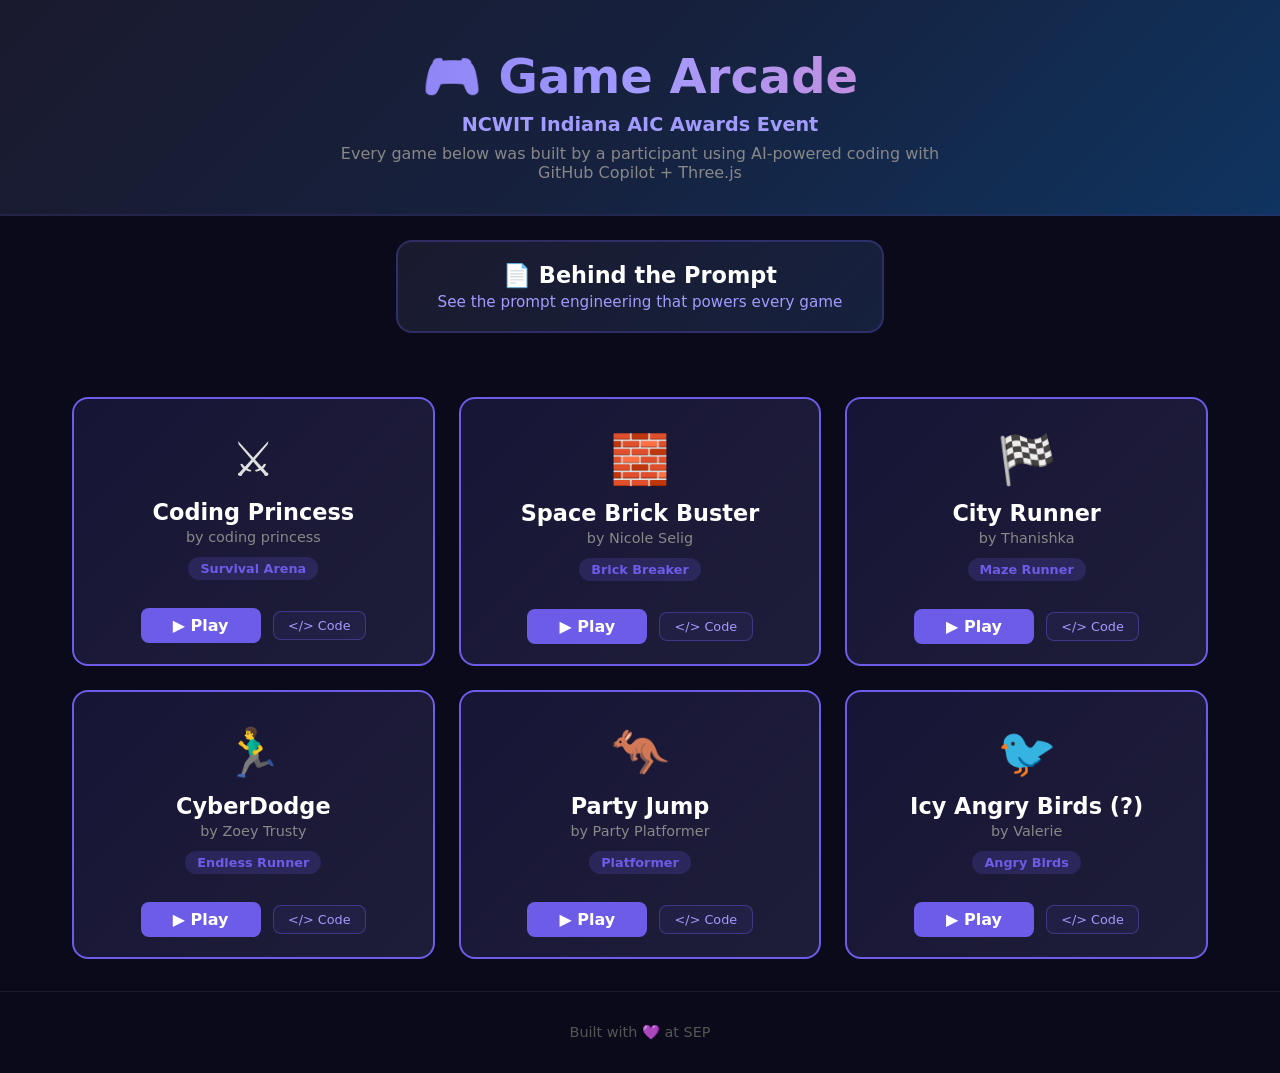
<file: index.html>
<!DOCTYPE html>
<html lang="en">
<head>
    <meta charset="UTF-8">
    <meta name="viewport" content="width=device-width, initial-scale=1.0">
    <title>NCWIT Indiana AIC Awards — Game Arcade</title>
    <link rel="stylesheet" href="styles.css">
    <script src="games/manifest.js"></script>
</head>
<body>
    <header>
        <h1>🎮 Game Arcade</h1>
        <p class="subtitle">NCWIT Indiana AIC Awards Event</p>
        <p class="description">Every game below was built by a participant using AI-powered coding with GitHub Copilot + Three.js</p>
    </header>

    <section style="text-align: center; padding: 1.5rem 1rem 2rem;">
        <a href="poster.html" style="display: inline-block; text-decoration: none; padding: 1.25rem 2.5rem; border-radius: 16px; border: 2px solid #6c5ce744; background: linear-gradient(135deg, #1a1a2e, #16213e); transition: transform 0.2s, box-shadow 0.2s, border-color 0.2s;">
            <span style="display: block; font-size: 1.4rem; color: #fff; font-weight: 600; margin-bottom: 0.25rem;">📄 Behind the Prompt</span>
            <span style="display: block; font-size: 0.95rem; color: #a29bfe;">See the prompt engineering that powers every game</span>
        </a>
    </section>

    <main>
        <div id="games-grid" class="games-grid">
            <div class="loading">Loading games...</div>
        </div>
        <div id="no-games" class="no-games" style="display: none;">
            <p>🚀 No games yet — participants are still building!</p>
            <p>Check back soon to play what they've created.</p>
        </div>
    </main>

    <footer>
        <p>Built with 💜 at SEP</p>
    </footer>

    <script>
        const GENRE_EMOJI = {
            'Dodge It!': '🏃',
            'Collector': '⭐',
            'Space Shooter': '🚀',
            'Maze Runner': '🏁',
            'Endless Runner': '🏃‍♂️',
            'Tower Defense': '🏰',
            'Brick Breaker': '🧱',
            'Snake 3D': '🐍',
            'Asteroid Field': '☄️',
            'Rhythm Runner': '🎵',
            'Survival Arena': '⚔️',
            'Platformer': '🦘',
            'Angry Birds': '🐦',
            'Mario Platformer': '🍄'
        };

        const THEME_COLORS = {
            'Neon Cyber': ['#0ff', '#f0f', '#0f0'],
            'Sunset': ['#ff6b35', '#f7931e', '#9b59b6'],
            'Ocean': ['#006994', '#40e0d0', '#48d1cc'],
            'Forest': ['#228b22', '#8b4513', '#ffd700'],
            'Monochrome': ['#fff', '#888', '#333']
        };


        function escapeHtml(text) {
            const div = document.createElement('div');
            div.textContent = text;
            return div.innerHTML;
        }

        function renderGames() {
            const grid = document.getElementById('games-grid');
            const noGames = document.getElementById('no-games');

            if (!GAMES || !GAMES.length) {
                grid.style.display = 'none';
                noGames.style.display = 'block';
                return;
            }

            grid.innerHTML = GAMES.map(game => {
                const emoji = GENRE_EMOJI[game.genre] || '🎮';
                const colors = ['#6c5ce7', '#a29bfe', '#dfe6e9'];
                const gradient = `linear-gradient(135deg, ${colors[0]}22, ${colors[1]}22)`;
                const borderColor = colors[0];

                const codeUrl = 'https://github.com/sep/ncwit-arcade/blob/main/' + game.path;

                return `
                    <div class="game-card" style="background: ${gradient}; border-color: ${borderColor}">
                        <div class="game-emoji">${emoji}</div>
                        <h2 class="game-title">${escapeHtml(game.title)}</h2>
                        <p class="game-creator">by ${escapeHtml(game.author)}</p>
                        <span class="game-genre" style="background: ${borderColor}33; color: ${borderColor}">${escapeHtml(game.genre || 'Game')}</span>
                        ${game.description ? `<p class="game-description">${escapeHtml(game.description)}</p>` : ''}
                        <div class="card-footer">
                            <a href="${escapeHtml(game.path)}" class="play-button" style="background: ${borderColor}">▶ Play</a>
                            <a href="${escapeHtml(codeUrl)}" class="code-link" target="_blank" rel="noopener">&lt;/&gt; Code</a>
                        </div>
                    </div>
                `;
            }).join('');
        }

        renderGames();
    </script>
</body>
</html>
</file>
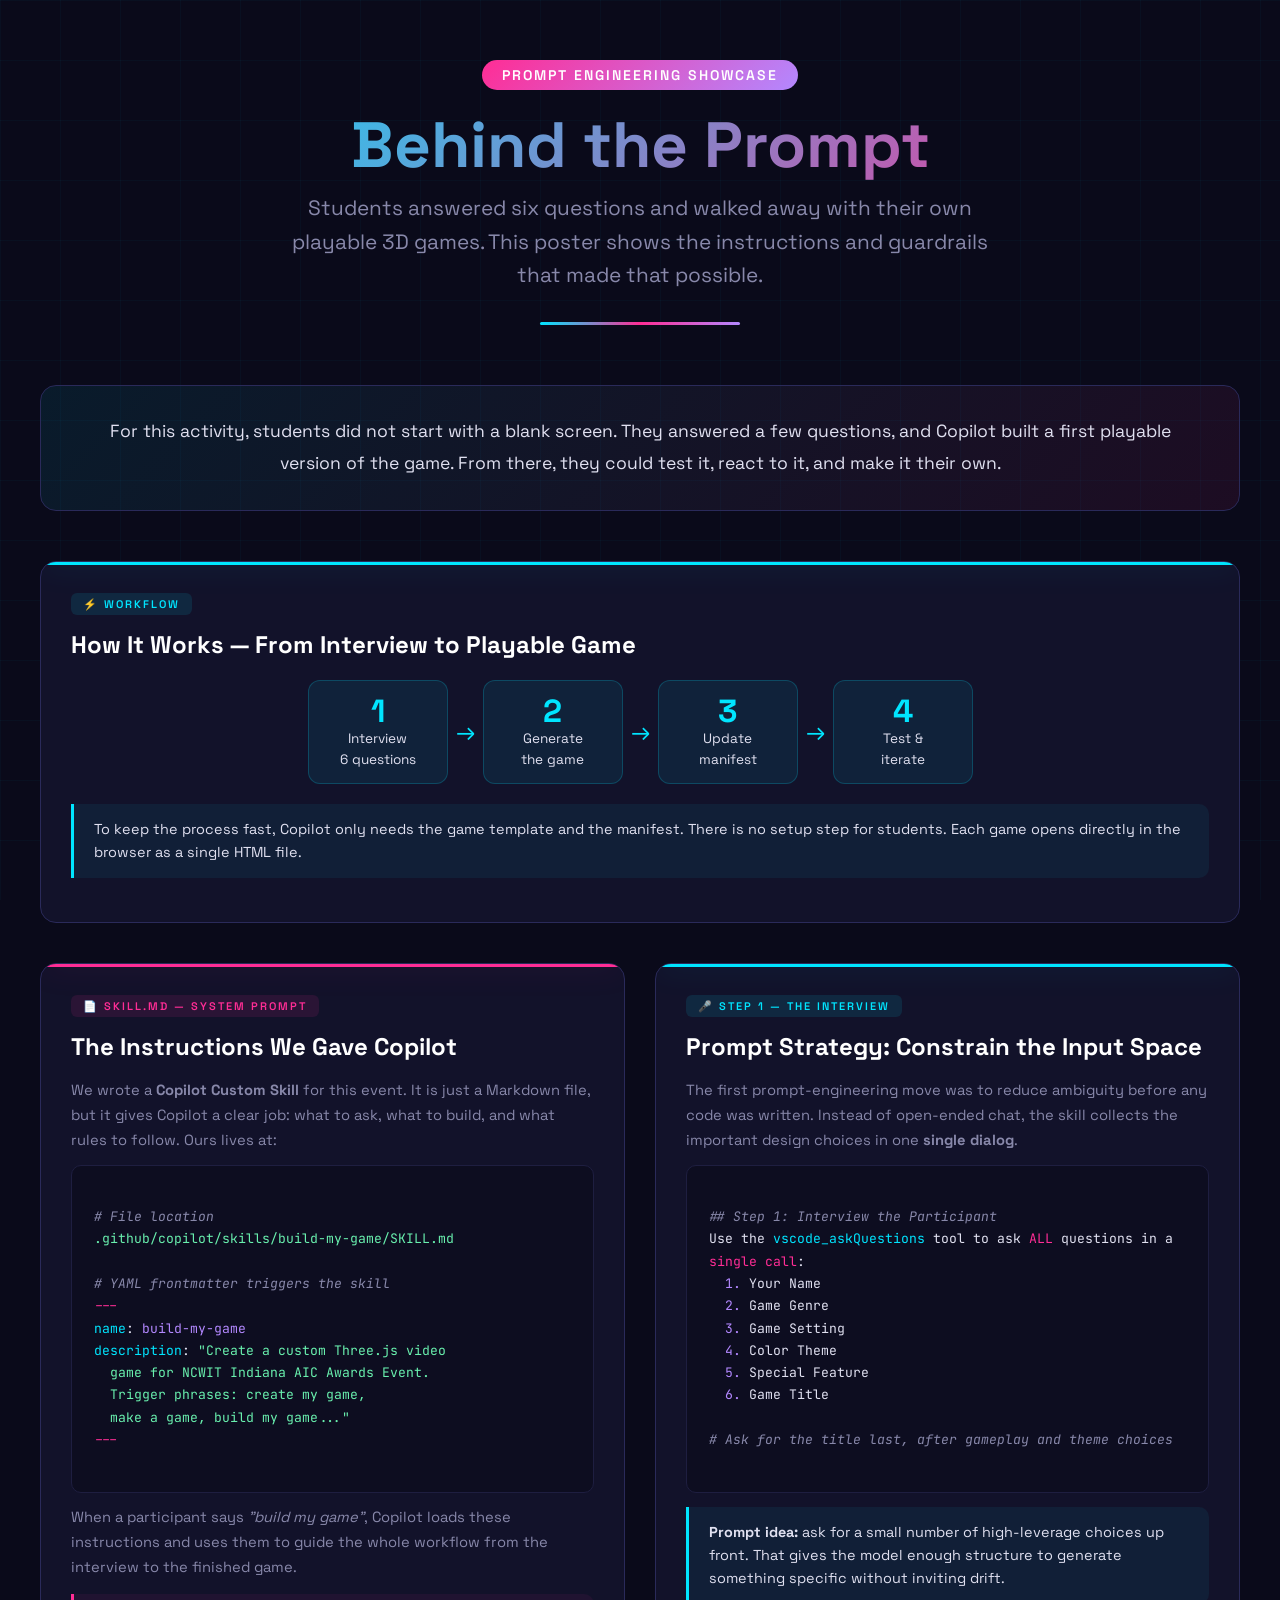
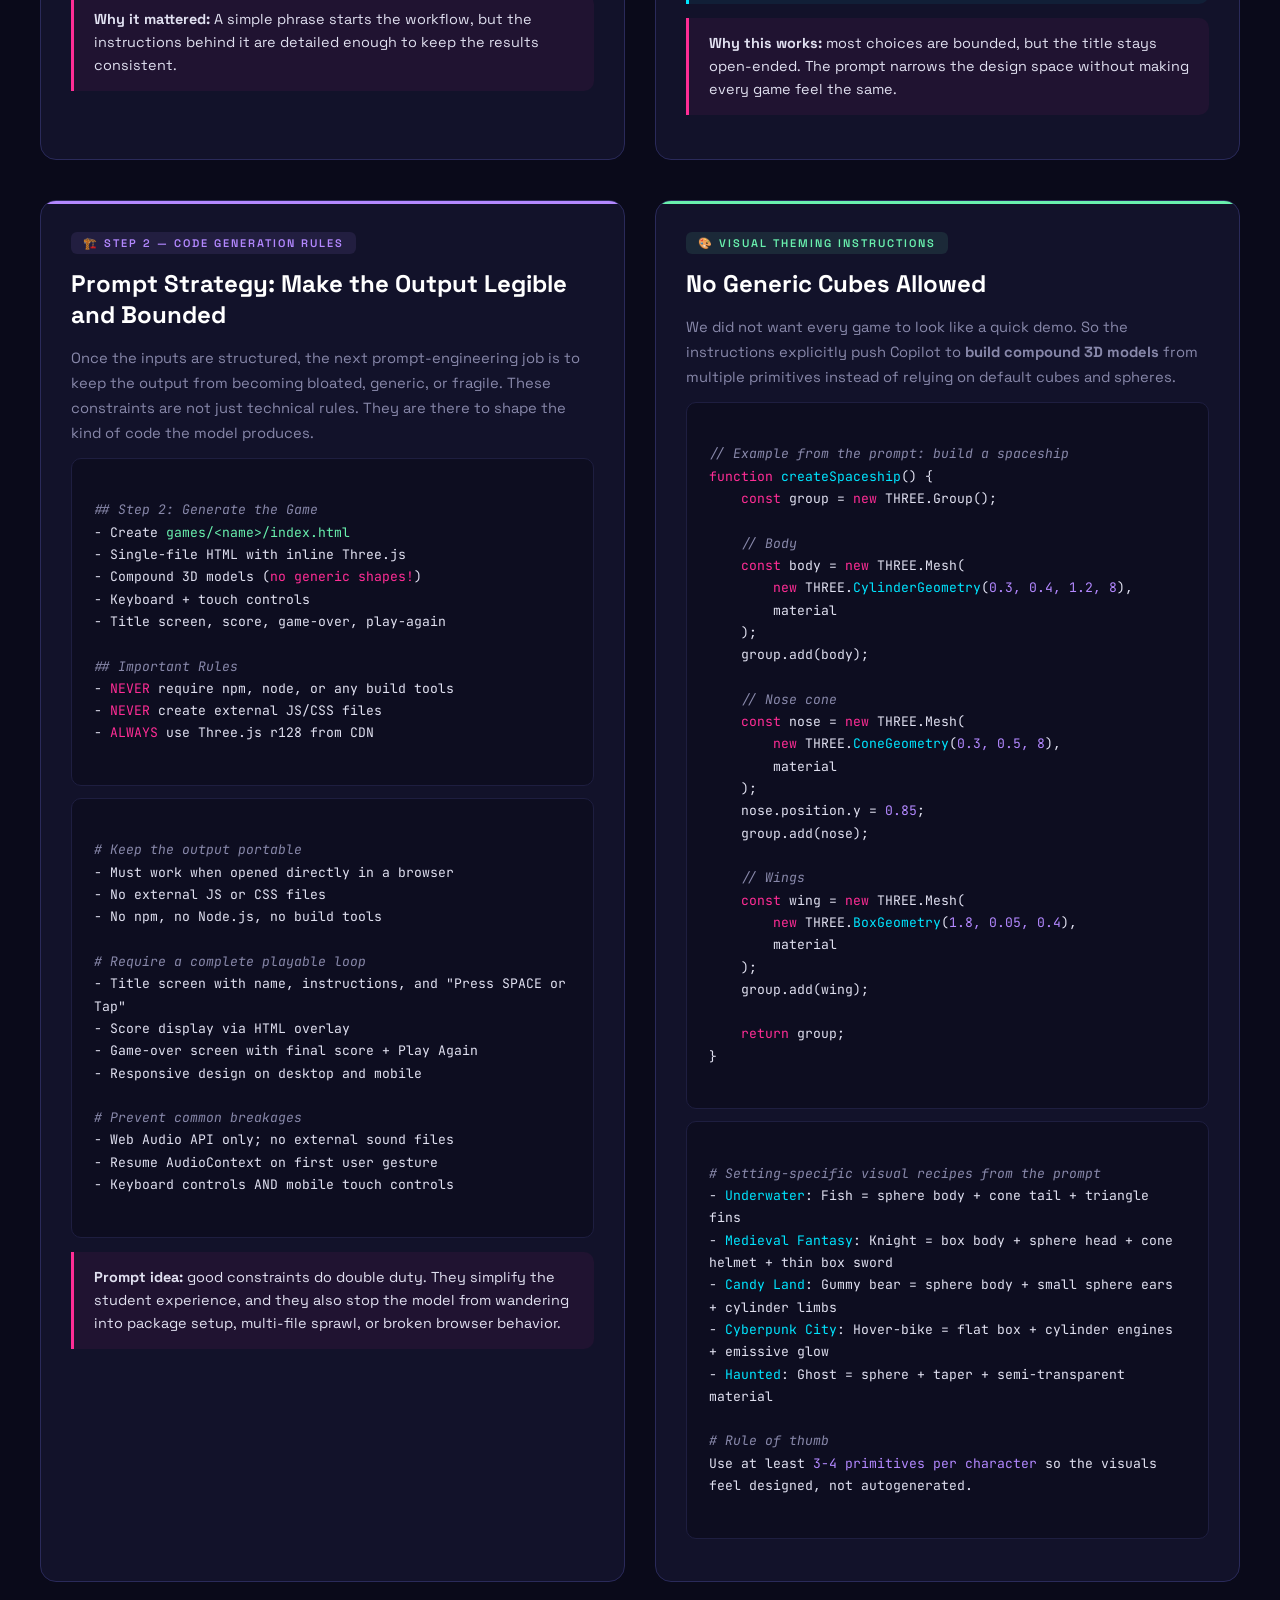
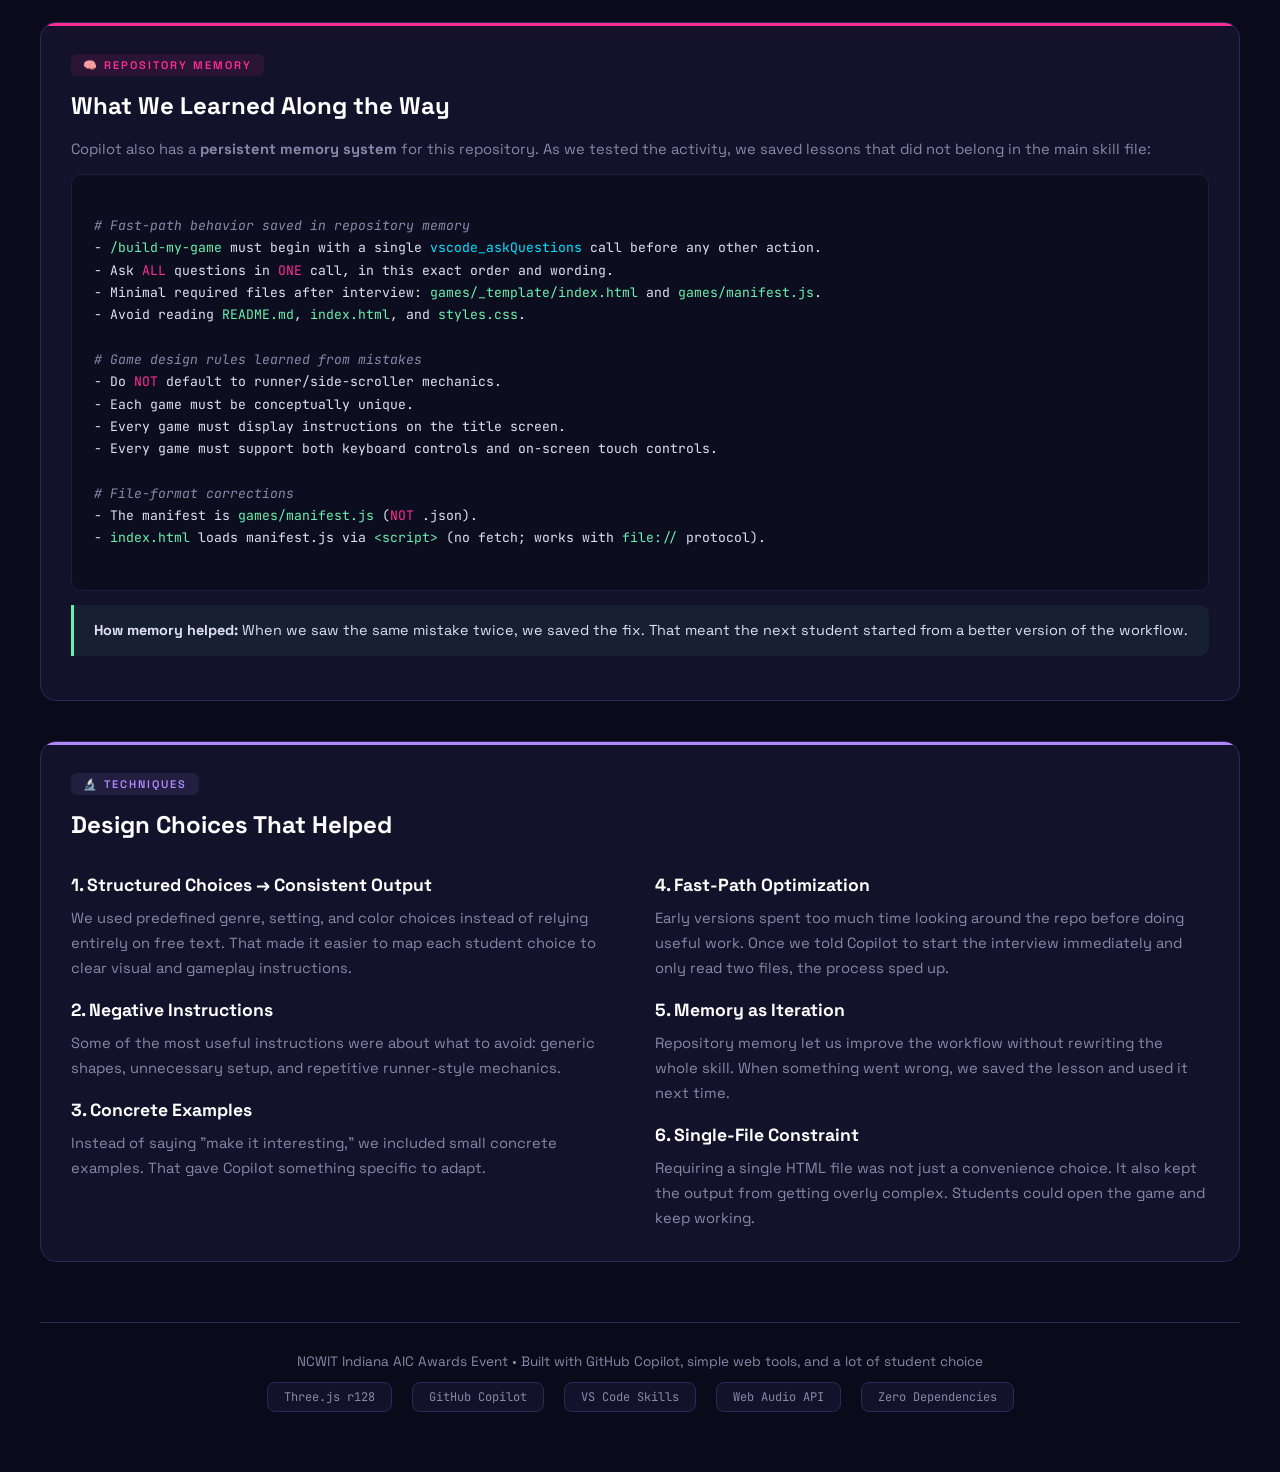
<file: poster.html>
<!DOCTYPE html>
<html lang="en">
<head>
    <meta charset="UTF-8">
    <meta name="viewport" content="width=device-width, initial-scale=1.0">
    <title>Behind the Prompt — NCWIT Indiana AIC Awards Event</title>
    <style>
        @import url('https://fonts.googleapis.com/css2?family=Space+Grotesk:wght@400;600;700&family=JetBrains+Mono:wght@400;600&display=swap');

        :root {
            --bg: #0a0a1a;
            --card: #12122a;
            --card-border: #2a2a5a;
            --accent1: #00e5ff;
            --accent2: #ff2d95;
            --accent3: #b388ff;
            --accent4: #69f0ae;
            --text: #e0e0f0;
            --text-dim: #8888aa;
            --glow-cyan: 0 0 30px rgba(0, 229, 255, 0.3);
            --glow-pink: 0 0 30px rgba(255, 45, 149, 0.3);
        }

        * { margin: 0; padding: 0; box-sizing: border-box; }

        body {
            background: var(--bg);
            color: var(--text);
            font-family: 'Space Grotesk', sans-serif;
            min-height: 100vh;
            overflow-x: hidden;
        }

        /* Animated background grid */
        body::before {
            content: '';
            position: fixed;
            top: 0; left: 0; right: 0; bottom: 0;
            background-image:
                linear-gradient(rgba(0, 229, 255, 0.03) 1px, transparent 1px),
                linear-gradient(90deg, rgba(0, 229, 255, 0.03) 1px, transparent 1px);
            background-size: 60px 60px;
            z-index: 0;
            pointer-events: none;
        }

        .poster {
            position: relative;
            z-index: 1;
            max-width: 1400px;
            margin: 0 auto;
            padding: 60px 40px;
        }

        /* ── HEADER ── */
        .header {
            text-align: center;
            margin-bottom: 60px;
            position: relative;
        }

        .header::after {
            content: '';
            display: block;
            width: 200px;
            height: 3px;
            background: linear-gradient(90deg, var(--accent1), var(--accent2), var(--accent3));
            margin: 30px auto 0;
            border-radius: 2px;
        }

        .badge {
            display: inline-block;
            background: linear-gradient(135deg, var(--accent2), var(--accent3));
            color: white;
            font-size: 14px;
            font-weight: 600;
            padding: 6px 20px;
            border-radius: 20px;
            text-transform: uppercase;
            letter-spacing: 2px;
            margin-bottom: 20px;
        }

        h1 {
            font-size: 4rem;
            font-weight: 700;
            background: linear-gradient(135deg, var(--accent1), var(--accent2));
            -webkit-background-clip: text;
            -webkit-text-fill-color: transparent;
            background-clip: text;
            line-height: 1.1;
            margin-bottom: 12px;
        }

        .subtitle {
            font-size: 1.3rem;
            color: var(--text-dim);
            max-width: 700px;
            margin: 0 auto;
            line-height: 1.6;
        }

        /* ── INTRO CALLOUT ── */
        .intro-callout {
            background: linear-gradient(135deg, rgba(0, 229, 255, 0.08), rgba(255, 45, 149, 0.08));
            border: 1px solid var(--card-border);
            border-radius: 16px;
            padding: 30px 40px;
            margin-bottom: 50px;
            text-align: center;
            font-size: 1.1rem;
            line-height: 1.8;
        }

        .intro-callout strong {
            color: var(--accent1);
        }

        /* ── SECTION LAYOUT ── */
        .two-col {
            display: grid;
            grid-template-columns: 1fr 1fr;
            gap: 30px;
            margin-bottom: 40px;
        }

        .full-width {
            margin-bottom: 40px;
        }

        /* ── CARDS ── */
        .card {
            background: var(--card);
            border: 1px solid var(--card-border);
            border-radius: 16px;
            padding: 30px;
            position: relative;
            overflow: hidden;
        }

        .card::before {
            content: '';
            position: absolute;
            top: 0; left: 0; right: 0;
            height: 3px;
            border-radius: 16px 16px 0 0;
        }

        .card.cyan::before { background: var(--accent1); box-shadow: var(--glow-cyan); }
        .card.pink::before { background: var(--accent2); box-shadow: var(--glow-pink); }
        .card.purple::before { background: var(--accent3); }
        .card.green::before { background: var(--accent4); }

        .card-label {
            display: inline-flex;
            align-items: center;
            gap: 8px;
            font-size: 11px;
            font-weight: 600;
            text-transform: uppercase;
            letter-spacing: 2px;
            margin-bottom: 14px;
            padding: 4px 12px;
            border-radius: 6px;
        }

        .card.cyan .card-label { color: var(--accent1); background: rgba(0, 229, 255, 0.1); }
        .card.pink .card-label { color: var(--accent2); background: rgba(255, 45, 149, 0.1); }
        .card.purple .card-label { color: var(--accent3); background: rgba(179, 136, 255, 0.1); }
        .card.green .card-label { color: var(--accent4); background: rgba(105, 240, 174, 0.1); }

        .card h2 {
            font-size: 1.5rem;
            margin-bottom: 16px;
            color: #fff;
        }

        .card h3 {
            font-size: 1.1rem;
            margin: 18px 0 10px;
            color: #fff;
        }

        .card p, .card li {
            font-size: 0.92rem;
            line-height: 1.7;
            color: var(--text-dim);
        }

        .card ul, .card ol {
            padding-left: 20px;
            margin: 8px 0;
        }

        .card li {
            margin-bottom: 4px;
        }

        /* ── CODE BLOCKS ── */
        .code-block {
            background: #0d0d20;
            border: 1px solid #1e1e40;
            border-radius: 10px;
            padding: 18px 22px;
            font-family: 'JetBrains Mono', monospace;
            font-size: 0.82rem;
            line-height: 1.7;
            overflow-x: auto;
            margin: 12px 0;
            white-space: pre-wrap;
            word-break: break-word;
        }

        .code-block .keyword { color: var(--accent2); }
        .code-block .string { color: var(--accent4); }
        .code-block .comment { color: var(--text-dim); font-style: italic; }
        .code-block .prop { color: var(--accent1); }
        .code-block .value { color: var(--accent3); }

        /* ── OPTION CHIPS ── */
        .chip-grid {
            display: flex;
            flex-wrap: wrap;
            gap: 8px;
            margin: 10px 0;
        }

        .chip {
            display: inline-block;
            padding: 5px 14px;
            border-radius: 20px;
            font-size: 0.8rem;
            font-weight: 600;
            border: 1px solid;
        }

        .chip.genre { color: var(--accent1); border-color: rgba(0, 229, 255, 0.3); background: rgba(0, 229, 255, 0.06); }
        .chip.setting { color: var(--accent2); border-color: rgba(255, 45, 149, 0.3); background: rgba(255, 45, 149, 0.06); }
        .chip.color { color: var(--accent3); border-color: rgba(179, 136, 255, 0.3); background: rgba(179, 136, 255, 0.06); }
        .chip.feature { color: var(--accent4); border-color: rgba(105, 240, 174, 0.3); background: rgba(105, 240, 174, 0.06); }

        /* ── FLOW DIAGRAM ── */
        .flow {
            display: flex;
            align-items: center;
            justify-content: center;
            gap: 0;
            flex-wrap: wrap;
            margin: 20px 0;
        }

        .flow-step {
            background: rgba(0, 229, 255, 0.08);
            border: 1px solid rgba(0, 229, 255, 0.2);
            border-radius: 12px;
            padding: 14px 22px;
            text-align: center;
            min-width: 140px;
        }

        .flow-step .step-num {
            display: block;
            font-size: 2rem;
            font-weight: 700;
            color: var(--accent1);
            line-height: 1;
        }

        .flow-step .step-label {
            font-size: 0.85rem;
            color: var(--text);
            margin-top: 6px;
        }

        .flow-arrow {
            font-size: 1.5rem;
            color: var(--accent1);
            padding: 0 8px;
        }

        /* ── HIGHLIGHT BOX ── */
        .highlight-box {
            background: rgba(255, 45, 149, 0.06);
            border-left: 3px solid var(--accent2);
            padding: 14px 20px;
            border-radius: 0 10px 10px 0;
            margin: 14px 0;
            font-size: 0.9rem;
            line-height: 1.6;
        }

        .highlight-box.green {
            background: rgba(105, 240, 174, 0.06);
            border-left-color: var(--accent4);
        }

        .highlight-box.cyan {
            background: rgba(0, 229, 255, 0.06);
            border-left-color: var(--accent1);
        }

        /* ── FOOTER ── */
        .footer {
            text-align: center;
            margin-top: 60px;
            padding-top: 30px;
            border-top: 1px solid var(--card-border);
            color: var(--text-dim);
            font-size: 0.85rem;
        }

        .footer .tech-stack {
            display: flex;
            justify-content: center;
            gap: 20px;
            margin-top: 12px;
            flex-wrap: wrap;
        }

        .footer .tech-badge {
            background: var(--card);
            border: 1px solid var(--card-border);
            padding: 6px 16px;
            border-radius: 8px;
            font-family: 'JetBrains Mono', monospace;
            font-size: 0.75rem;
        }

        /* ── PRINT STYLES ── */
        @page {
            size: 36in 48in;
            margin: 0.75in;
        }

        @media print {
            * { -webkit-print-color-adjust: exact !important; print-color-adjust: exact !important; }
            html, body {
                width: 34.5in;
            }
            body { background: white; color: #222; }
            body::before { display: none; }

            .poster { max-width: 100%; padding: 0.25in; font-size: 14pt; }

            .header { margin-bottom: 28px; }
            .header::after { margin: 16px auto 0; height: 4px; }

            h1 {
                -webkit-text-fill-color: #1a1a2e;
                background: none;
                color: #1a1a2e;
                font-size: 56pt;
                margin-bottom: 8px;
            }

            .badge {
                background: #6c5ce7;
                color: white;
                font-size: 14pt;
                padding: 6px 22px;
                margin-bottom: 12px;
            }

            .subtitle { color: #444; font-size: 20pt; line-height: 1.4; }

            .intro-callout {
                background: #f0f0fa;
                border: 2px solid #6c5ce7;
                font-size: 15pt;
                padding: 18px 26px;
                margin-bottom: 24px;
                line-height: 1.5;
            }
            .intro-callout strong { color: #1a1a2e; }

            .card {
                border: 2px solid #999;
                background: #fafafa;
                break-inside: avoid;
                page-break-inside: avoid;
                padding: 18px 22px;
                margin-bottom: 14px;
            }
            .card::before { box-shadow: none !important; height: 4px !important; }
            .card.cyan::before { background: #00838f !important; }
            .card.pink::before { background: #ad1457 !important; }
            .card.purple::before { background: #6a1b9a !important; }
            .card.green::before { background: #1b5e20 !important; }

            .card-label {
                font-size: 10pt;
                margin-bottom: 8px;
            }
            .card.cyan .card-label { color: #00695c !important; background: #e0f2f1 !important; }
            .card.pink .card-label { color: #880e4f !important; background: #fce4ec !important; }
            .card.purple .card-label { color: #4a148c !important; background: #f3e5f5 !important; }
            .card.green .card-label { color: #1b5e20 !important; background: #e8f5e9 !important; }

            .card h2 { color: #111; font-size: 20pt; margin-bottom: 10px; }
            .card h3 { color: #222; font-size: 14pt; margin: 10px 0 6px; }
            .card p, .card li { color: #333; font-size: 12pt; line-height: 1.4; }

            .code-block {
                background: #1e1e2e;
                border: 2px solid #444;
                color: #cdd6f4;
                font-size: 10pt;
                padding: 14px 18px;
                margin: 8px 0;
                line-height: 1.5;
                border-radius: 8px;
            }
            .code-block .keyword { color: #f38ba8; }
            .code-block .string { color: #a6e3a1; }
            .code-block .comment { color: #6c7086; font-style: italic; }
            .code-block .prop { color: #89dceb; }
            .code-block .value { color: #cba6f7; }

            .highlight-box {
                font-size: 12pt;
                padding: 10px 16px;
                margin: 10px 0;
                line-height: 1.4;
            }
            .highlight-box {
                background: #fce4ec;
                border-left: 4px solid #ad1457;
            }
            .highlight-box.green {
                background: #e8f5e9;
                border-left-color: #1b5e20;
            }
            .highlight-box.cyan {
                background: #e0f2f1;
                border-left-color: #00838f;
            }
            .highlight-box strong { color: #111; }

            .two-col { gap: 14px; margin-bottom: 14px; }
            .full-width { margin-bottom: 14px; }

            .flow { margin: 12px 0; }
            .flow-step {
                background: #e0f2f1;
                border: 2px solid #00838f;
                padding: 10px 16px;
                min-width: 100px;
                border-radius: 10px;
            }
            .flow-step .step-num { color: #00695c; font-size: 24pt; }
            .flow-step .step-label { font-size: 12pt; color: #222; }
            .flow-arrow { color: #00838f; font-size: 20pt; }

            .workflow-section { display: none !important; }
            .techniques-section { display: none !important; }
            .footer { display: none !important; }
        }

        @media (max-width: 900px) {
            .two-col { grid-template-columns: 1fr; }
            h1 { font-size: 2.5rem; }
            .poster { padding: 30px 20px; }
        }
    </style>
</head>
<body>

<div class="poster">

    <!-- ═══════════ HEADER ═══════════ -->
    <div class="header">
        <div class="badge">Prompt Engineering Showcase</div>
        <h1>Behind the Prompt</h1>
        <p class="subtitle">
            Students answered six questions and walked away with their own playable 3D games.
            This poster shows the instructions and guardrails that made that possible.
        </p>
    </div>

    <!-- ═══════════ INTRO ═══════════ -->
    <div class="intro-callout">
        For this activity, students did not start with a blank screen. They answered a few questions,
        and Copilot built a first playable version of the game. From there, they could test it,
        react to it, and make it their own.
    </div>

    <!-- ═══════════ FLOW ═══════════ -->
    <div class="card cyan full-width workflow-section">
        <div class="card-label">⚡ Workflow</div>
        <h2>How It Works — From Interview to Playable Game</h2>
        <div class="flow">
            <div class="flow-step">
                <span class="step-num">1</span>
                <span class="step-label">Interview<br>6 questions</span>
            </div>
            <span class="flow-arrow">→</span>
            <div class="flow-step">
                <span class="step-num">2</span>
                <span class="step-label">Generate<br>the game</span>
            </div>
            <span class="flow-arrow">→</span>
            <div class="flow-step">
                <span class="step-num">3</span>
                <span class="step-label">Update<br>manifest</span>
            </div>
            <span class="flow-arrow">→</span>
            <div class="flow-step">
                <span class="step-num">4</span>
                <span class="step-label">Test &amp;<br>iterate</span>
            </div>
        </div>
        <div class="highlight-box cyan">
            To keep the process fast, Copilot only needs the game template and the manifest.
            There is no setup step for students. Each game opens directly in the browser as a single HTML file.
        </div>
    </div>

    <!-- ═══════════ SKILL OVERVIEW + INTERVIEW ═══════════ -->
    <div class="two-col">

        <!-- Skill: System Prompt -->
        <div class="card pink">
            <div class="card-label">📄 SKILL.MD — System Prompt</div>
            <h2>The Instructions We Gave Copilot</h2>
            <p>
                We wrote a <strong>Copilot Custom Skill</strong> for this event. It is just a Markdown file,
                but it gives Copilot a clear job: what to ask, what to build, and what rules to follow.
                Ours lives at:
            </p>
            <div class="code-block">
<span class="comment"># File location</span>
<span class="string">.github/copilot/skills/build-my-game/SKILL.md</span>

<span class="comment"># YAML frontmatter triggers the skill</span>
<span class="keyword">---</span>
<span class="prop">name</span>: <span class="value">build-my-game</span>
<span class="prop">description</span>: <span class="string">"Create a custom Three.js video
  game for NCWIT Indiana AIC Awards Event.
  Trigger phrases: create my game,
  make a game, build my game..."</span>
<span class="keyword">---</span>
            </div>
            <p>
                When a participant says <em>"build my game"</em>, Copilot loads these instructions and uses
                them to guide the whole workflow from the interview to the finished game.
            </p>
            <div class="highlight-box">
                <strong>Why it mattered:</strong> A simple phrase starts the workflow, but the instructions behind
                it are detailed enough to keep the results consistent.
            </div>
        </div>

        <!-- Interview Design -->
        <div class="card cyan">
            <div class="card-label">🎤 Step 1 — The Interview</div>
            <h2>Prompt Strategy: Constrain the Input Space</h2>
            <p>
                The first prompt-engineering move was to reduce ambiguity before any code was written.
                Instead of open-ended chat, the skill collects the important design choices in one
                <strong>single dialog</strong>.
            </p>

            <div class="code-block">
<span class="comment">## Step 1: Interview the Participant</span>
Use the <span class="prop">vscode_askQuestions</span> tool to ask <span class="keyword">ALL</span> questions in a <span class="keyword">single call</span>:
  <span class="value">1.</span> Your Name
  <span class="value">2.</span> Game Genre
  <span class="value">3.</span> Game Setting
  <span class="value">4.</span> Color Theme
  <span class="value">5.</span> Special Feature
  <span class="value">6.</span> Game Title

<span class="comment"># Ask for the title last, after gameplay and theme choices</span>
            </div>

            <div class="highlight-box cyan">
                <strong>Prompt idea:</strong> ask for a small number of high-leverage choices up front.
                That gives the model enough structure to generate something specific without inviting drift.
            </div>

            <div class="highlight-box">
                <strong>Why this works:</strong> most choices are bounded, but the title stays open-ended.
                The prompt narrows the design space without making every game feel the same.
            </div>
        </div>
    </div>

    <!-- ═══════════ GENERATION RULES + VISUALS ═══════════ -->
    <div class="two-col">

        <!-- Generation Rules -->
        <div class="card purple">
            <div class="card-label">🏗️ Step 2 — Code Generation Rules</div>
            <h2>Prompt Strategy: Make the Output Legible and Bounded</h2>

            <p>
                Once the inputs are structured, the next prompt-engineering job is to keep the output from
                becoming bloated, generic, or fragile. These constraints are not just technical rules.
                They are there to shape the kind of code the model produces.
            </p>

            <div class="code-block">
<span class="comment">## Step 2: Generate the Game</span>
- Create <span class="string">games/&lt;name&gt;/index.html</span>
- Single-file HTML with inline Three.js
- Compound 3D models (<span class="keyword">no generic shapes!</span>)
- Keyboard + touch controls
- Title screen, score, game-over, play-again

<span class="comment">## Important Rules</span>
- <span class="keyword">NEVER</span> require npm, node, or any build tools
- <span class="keyword">NEVER</span> create external JS/CSS files
- <span class="keyword">ALWAYS</span> use Three.js r128 from CDN
            </div>

            <div class="code-block">
<span class="comment"># Keep the output portable</span>
- Must work when opened directly in a browser
- No external JS or CSS files
- No npm, no Node.js, no build tools

<span class="comment"># Require a complete playable loop</span>
- Title screen with name, instructions, and "Press SPACE or Tap"
- Score display via HTML overlay
- Game-over screen with final score + Play Again
- Responsive design on desktop and mobile

<span class="comment"># Prevent common breakages</span>
- Web Audio API only; no external sound files
- Resume AudioContext on first user gesture
- Keyboard controls AND mobile touch controls
            </div>

            <div class="highlight-box">
                <strong>Prompt idea:</strong> good constraints do double duty. They simplify the student experience,
                and they also stop the model from wandering into package setup, multi-file sprawl, or broken browser behavior.
            </div>
        </div>

        <!-- Visual Theming -->
        <div class="card green">
            <div class="card-label">🎨 Visual Theming Instructions</div>
            <h2>No Generic Cubes Allowed</h2>
            <p>
                We did not want every game to look like a quick demo. So the instructions explicitly push
                Copilot to <strong>build compound 3D models</strong> from multiple primitives instead of relying
                on default cubes and spheres.
            </p>

            <div class="code-block">
<span class="comment">// Example from the prompt: build a spaceship</span>
<span class="keyword">function</span> <span class="prop">createSpaceship</span>() {
    <span class="keyword">const</span> group = <span class="keyword">new</span> THREE.Group();

    <span class="comment">// Body</span>
    <span class="keyword">const</span> body = <span class="keyword">new</span> THREE.Mesh(
        <span class="keyword">new</span> THREE.<span class="prop">CylinderGeometry</span>(<span class="value">0.3, 0.4, 1.2, 8</span>),
        material
    );
    group.add(body);

    <span class="comment">// Nose cone</span>
    <span class="keyword">const</span> nose = <span class="keyword">new</span> THREE.Mesh(
        <span class="keyword">new</span> THREE.<span class="prop">ConeGeometry</span>(<span class="value">0.3, 0.5, 8</span>),
        material
    );
    nose.position.y = <span class="value">0.85</span>;
    group.add(nose);

    <span class="comment">// Wings</span>
    <span class="keyword">const</span> wing = <span class="keyword">new</span> THREE.Mesh(
        <span class="keyword">new</span> THREE.<span class="prop">BoxGeometry</span>(<span class="value">1.8, 0.05, 0.4</span>),
        material
    );
    group.add(wing);

    <span class="keyword">return</span> group;
}
            </div>

            <div class="code-block">
<span class="comment"># Setting-specific visual recipes from the prompt</span>
- <span class="prop">Underwater</span>: Fish = sphere body + cone tail + triangle fins
- <span class="prop">Medieval Fantasy</span>: Knight = box body + sphere head + cone helmet + thin box sword
- <span class="prop">Candy Land</span>: Gummy bear = sphere body + small sphere ears + cylinder limbs
- <span class="prop">Cyberpunk City</span>: Hover-bike = flat box + cylinder engines + emissive glow
- <span class="prop">Haunted</span>: Ghost = sphere + taper + semi-transparent material

<span class="comment"># Rule of thumb</span>
Use at least <span class="value">3-4 primitives per character</span> so the visuals feel designed, not autogenerated.
            </div>
        </div>
    </div>

    <!-- ═══════════ MEMORY + FAST-PATH ═══════════ -->
    <div class="card pink full-width">
            <div class="card-label">🧠 Repository Memory</div>
            <h2>What We Learned Along the Way</h2>
            <p>
                Copilot also has a <strong>persistent memory system</strong> for this repository.
                As we tested the activity, we saved lessons that did not belong in the main skill file:
            </p>

            <div class="code-block">
<span class="comment"># Fast-path behavior saved in repository memory</span>
- <span class="string">/build-my-game</span> must begin with a single <span class="prop">vscode_askQuestions</span> call before any other action.
- Ask <span class="keyword">ALL</span> questions in <span class="keyword">ONE</span> call, in this exact order and wording.
- Minimal required files after interview: <span class="string">games/_template/index.html</span> and <span class="string">games/manifest.js</span>.
- Avoid reading <span class="string">README.md</span>, <span class="string">index.html</span>, and <span class="string">styles.css</span>.

<span class="comment"># Game design rules learned from mistakes</span>
- Do <span class="keyword">NOT</span> default to runner/side-scroller mechanics.
- Each game must be conceptually unique.
- Every game must display instructions on the title screen.
- Every game must support both keyboard controls and on-screen touch controls.

<span class="comment"># File-format corrections</span>
- The manifest is <span class="string">games/manifest.js</span> (<span class="keyword">NOT</span> .json).
- <span class="string">index.html</span> loads manifest.js via <span class="string">&lt;script&gt;</span> (no fetch; works with <span class="string">file://</span> protocol).
            </div>

            <div class="highlight-box green">
                <strong>How memory helped:</strong> When we saw the same mistake twice, we saved the fix.
                That meant the next student started from a better version of the workflow.
            </div>
    </div>

    <!-- ═══════════ PROMPT ENGINEERING TECHNIQUES ═══════════ -->
    <div class="card purple full-width techniques-section">
        <div class="card-label">🔬 Techniques</div>
        <h2>Design Choices That Helped</h2>

        <div class="two-col" style="margin-bottom: 0;">
            <div>
                <h3>1. Structured Choices → Consistent Output</h3>
                <p>
                    We used predefined genre, setting, and color choices instead of relying entirely on free text.
                    That made it easier to map each student choice to clear visual and gameplay instructions.
                </p>

                <h3>2. Negative Instructions</h3>
                <p>
                    Some of the most useful instructions were about what to avoid: generic shapes,
                    unnecessary setup, and repetitive runner-style mechanics.
                </p>

                <h3>3. Concrete Examples</h3>
                <p>
                    Instead of saying "make it interesting," we included small concrete examples.
                    That gave Copilot something specific to adapt.
                </p>
            </div>
            <div>
                <h3>4. Fast-Path Optimization</h3>
                <p>
                    Early versions spent too much time looking around the repo before doing useful work.
                    Once we told Copilot to start the interview immediately and only read two files,
                    the process sped up.
                </p>

                <h3>5. Memory as Iteration</h3>
                <p>
                    Repository memory let us improve the workflow without rewriting the whole skill.
                    When something went wrong, we saved the lesson and used it next time.
                </p>

                <h3>6. Single-File Constraint</h3>
                <p>
                    Requiring a single HTML file was not just a convenience choice. It also kept the output
                    from getting overly complex. Students could open the game and keep working.
                </p>
            </div>
        </div>
    </div>

    <!-- ═══════════ FOOTER ═══════════ -->
    <div class="footer">
        <p>NCWIT Indiana AIC Awards Event &bull; Built with GitHub Copilot, simple web tools, and a lot of student choice</p>
        <div class="tech-stack">
            <span class="tech-badge">Three.js r128</span>
            <span class="tech-badge">GitHub Copilot</span>
            <span class="tech-badge">VS Code Skills</span>
            <span class="tech-badge">Web Audio API</span>
            <span class="tech-badge">Zero Dependencies</span>
        </div>
    </div>

</div>

</body>
</html>
</file>
<file: styles.css>
* {
    margin: 0;
    padding: 0;
    box-sizing: border-box;
}

body {
    font-family: 'Segoe UI', system-ui, -apple-system, sans-serif;
    background: #0a0a1a;
    color: #e0e0e0;
    min-height: 100vh;
    display: flex;
    flex-direction: column;
}

header {
    text-align: center;
    padding: 3rem 1rem 2rem;
    background: linear-gradient(135deg, #1a1a2e 0%, #16213e 50%, #0f3460 100%);
    border-bottom: 2px solid #6c5ce722;
}

header h1 {
    font-size: 3rem;
    background: linear-gradient(90deg, #6c5ce7, #a29bfe, #fd79a8);
    -webkit-background-clip: text;
    -webkit-text-fill-color: transparent;
    background-clip: text;
    margin-bottom: 0.5rem;
}

.subtitle {
    font-size: 1.2rem;
    color: #a29bfe;
    margin-bottom: 0.5rem;
    font-weight: 600;
}

.description {
    font-size: 1rem;
    color: #888;
    max-width: 600px;
    margin: 0 auto;
}

main {
    flex: 1;
    padding: 2rem;
    max-width: 1200px;
    margin: 0 auto;
    width: 100%;
}

.games-grid {
    display: grid;
    grid-template-columns: repeat(auto-fill, minmax(280px, 1fr));
    gap: 1.5rem;
}

.game-card {
    display: flex;
    flex-direction: column;
    align-items: center;
    padding: 2rem 1.5rem 1.25rem;
    border-radius: 16px;
    border: 2px solid #6c5ce744;
    color: inherit;
    transition: transform 0.2s, box-shadow 0.2s, border-color 0.2s;
    cursor: pointer;
}

.game-card:hover {
    transform: translateY(-4px);
    box-shadow: 0 8px 30px rgba(108, 92, 231, 0.2);
    border-color: #6c5ce7;
}

.game-emoji {
    font-size: 3rem;
    margin-bottom: 0.75rem;
}

.game-title {
    font-size: 1.4rem;
    color: #fff;
    margin-bottom: 0.25rem;
    text-align: center;
}

.game-creator {
    font-size: 0.9rem;
    color: #888;
    margin-bottom: 0.75rem;
}

.game-genre {
    display: inline-block;
    padding: 0.25rem 0.75rem;
    border-radius: 999px;
    font-size: 0.8rem;
    font-weight: 600;
    margin-bottom: 0.75rem;
}

.game-description {
    font-size: 0.85rem;
    color: #aaa;
    text-align: center;
    line-height: 1.4;
    margin-bottom: 1rem;
    padding: 0 0.25rem;
}

.play-button {
    display: inline-block;
    padding: 0.5rem 2rem;
    border-radius: 8px;
    color: #fff;
    font-weight: 700;
    font-size: 1rem;
    text-decoration: none;
    transition: opacity 0.2s;
}

.game-card:hover .play-button {
    opacity: 0.9;
}

.card-footer {
    display: flex;
    align-items: center;
    gap: 0.75rem;
    margin-top: 1rem;
    width: 100%;
    justify-content: center;
}

.code-link {
    display: inline-flex;
    align-items: center;
    gap: 0.3rem;
    padding: 0.4rem 0.9rem;
    border-radius: 8px;
    border: 1px solid #6c5ce766;
    font-size: 0.8rem;
    color: #a29bfe;
    text-decoration: none;
    background: rgba(108, 92, 231, 0.08);
    transition: background 0.2s, border-color 0.2s;
    white-space: nowrap;
}

.code-link:hover {
    background: rgba(108, 92, 231, 0.22);
    border-color: #a29bfe;
    color: #fff;
}

.loading {
    text-align: center;
    color: #666;
    font-size: 1.1rem;
    grid-column: 1 / -1;
    padding: 4rem;
}

.no-games {
    text-align: center;
    padding: 4rem 1rem;
    color: #888;
    font-size: 1.2rem;
}

.no-games p:first-child {
    font-size: 1.5rem;
    margin-bottom: 0.5rem;
}

footer {
    text-align: center;
    padding: 2rem;
    color: #555;
    font-size: 0.9rem;
    border-top: 1px solid #ffffff11;
}

@media (max-width: 600px) {
    header h1 {
        font-size: 2rem;
    }
    .games-grid {
        grid-template-columns: 1fr;
    }
}
</file>
